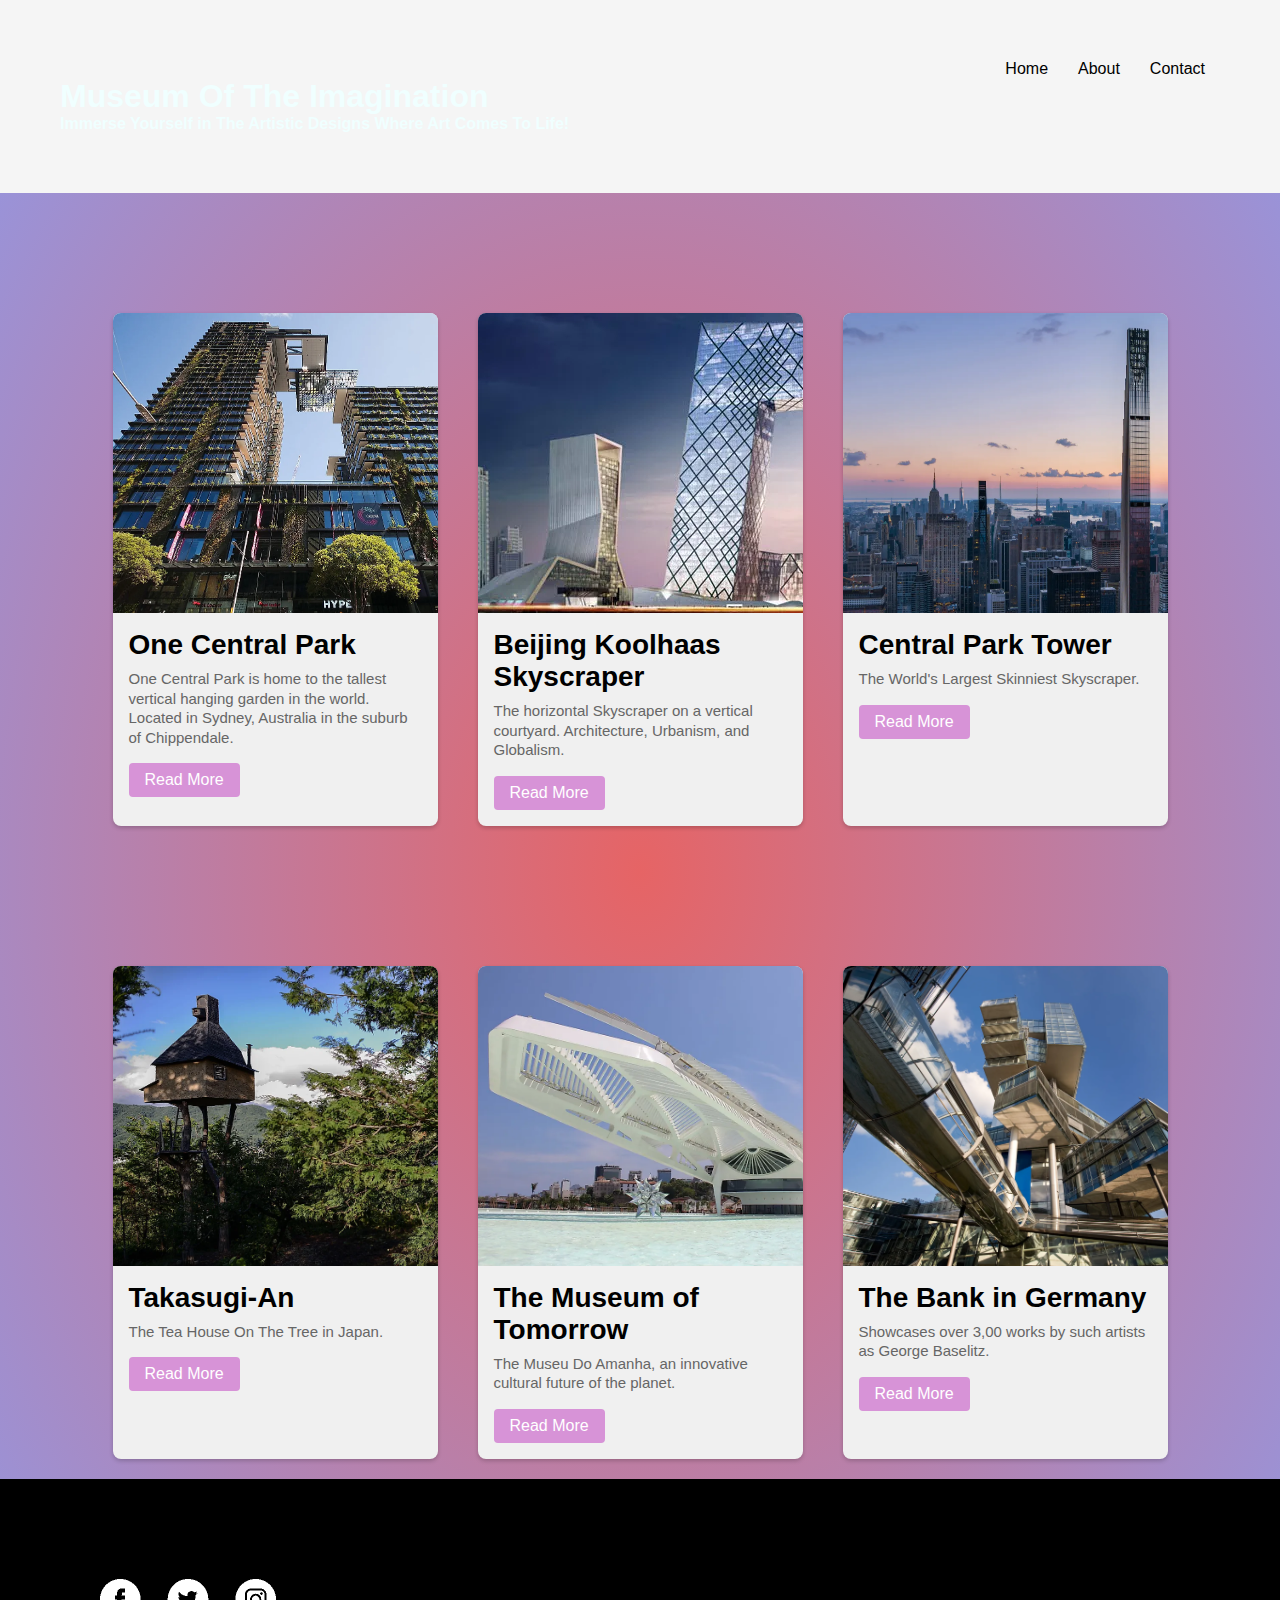
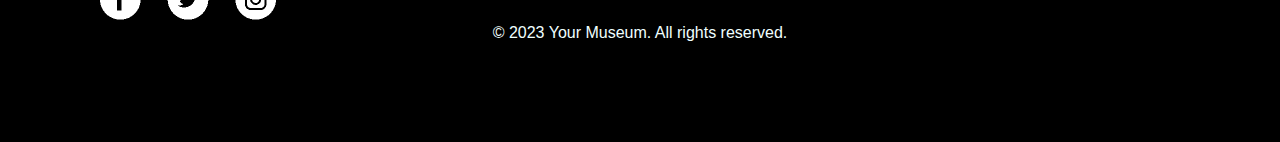
<file: Index.html>
<!-- @format -->

<!DOCTYPE html>
<html lang="en">

<head>
  <meta charset="UTF-8" />
  <meta name="viewport" content="width=device-width, initial-scale=1.0" />
  <title>Your Page Title</title>
  <link rel="stylesheet" type="text/css" href="styles.css" />
</head>

<body>
  <header class="header">
    <main>
      <nav class="navbar">
      <div class="logo">
      </div>
      <ul class="nav-links">
        <li><a href="#">Home</a></li>
        <li><a href="#">About</a></li>
        <li><a href="#">Contact</a></li>
      </ul>
    </nav>
    </main>
    <h1 style="color: azure;">Museum Of The Imagination</h1>
    <p style="color: azure; font-weight: bold;">Immerse Yourself in The Artistic Designs Where Art Comes To Life!</p>
  </header>



  <!-- === CARDS === -->
  <div class="card-container">
    <div class="card">
      <img src="images/defies-gravity.jpg" />
      <div class="card-content">
        <h3>One Central Park</h3>
        <p>One Central Park is home to the tallest vertical hanging garden in the world. Located in Sydney, Australia in
          the suburb of Chippendale.</p>
        <a href="" class="btn">Read More</a>
      </div>
    </div>

    <div class="card">
      <img src="images/beijings-koolhaas-skyscraper.jpg" />
      <div class="card-content">
        <h3>Beijing Koolhaas Skyscraper</h3>
        <p>The horizontal Skyscraper on a vertical courtyard. Architecture, Urbanism, and Globalism.</p>
        <a href="" class="btn">Read More</a>
      </div>
    </div>

    <div class="card">
      <img src="images/New.webp" />
      <div class="card-content">
        <h3>Central Park Tower</h3>
        <p>The World's Largest Skinniest Skyscraper.</p>
        <a href="" class="btn">Read More</a>
      </div>
    </div>
  </div>

  <!--SECOND CONTAINER OF IMAGES-->
  <div class="card-container">
    <div class="card">
      <img src="images/akasugi-An.webp" />
      <div class="card-content">
        <h3>Takasugi-An</h3>
        <p>The Tea House On The Tree in Japan.</p>
        <a href="" class="btn">Read More</a>
      </div>
    </div>

    <div class="card">
      <img src="images/museum-of-tomorrow.jpg" />
      <div class="card-content">
        <h3>The Museum of Tomorrow</h3>
        <p>The Museu Do Amanha, an innovative cultural future of the planet.</p>
        <a href="" class="btn">Read More</a>
      </div>
    </div>

    <div class="card">
      <img src="images/Germany-Bank-art-collection.jpg" />
      <div class="card-content">
        <h3>The Bank in Germany</h3>
        <p>Showcases over 3,00 works by such artists as George Baselitz.</p>
        <a href="" class="btn">Read More</a>
      </div>
    </div>
  </div>

  <footer class="footer">
    <section>
      <div class="container">
        <div class="social-media">
          <img src="images/social-media.jpg" alt="Social Media"></a>
        </div>
        <p style="color: azure; text-align: center;;">&copy; 2023 Your Museum. All rights reserved.</p>
      </div>
    </section>
  </footer>

  <!-- Bootstrap JS and Popper.js scripts (required for Bootstrap components) -->
  <script src="https://code.jquery.com/jquery-3.3.1.slim.min.js"></script>
  <script src="https://cdnjs.cloudflare.com/ajax/libs/popper.js/1.14.7/umd/popper.min.js"></script>
  <script src="https://stackpath.bootstrapcdn.com/bootstrap/4.3.1/js/bootstrap.min.js"></script>
</body>

</html>
</file>
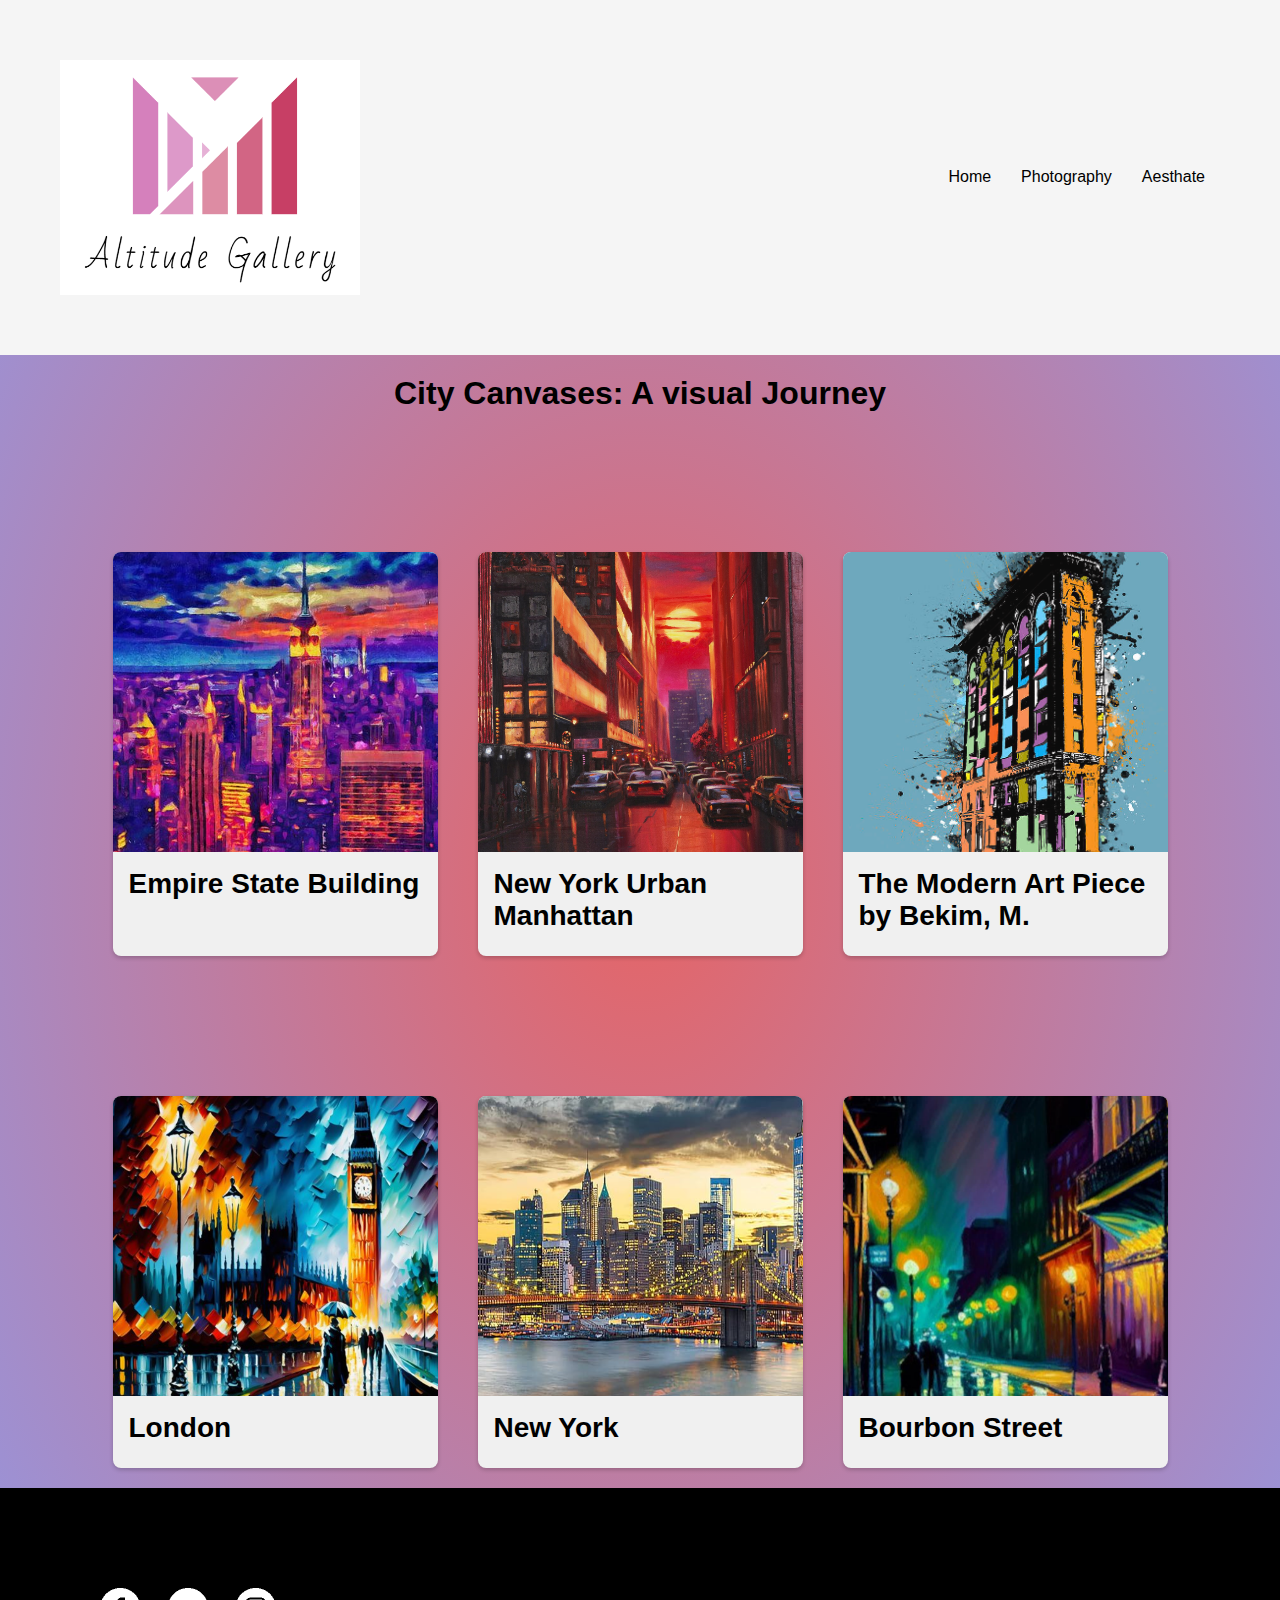
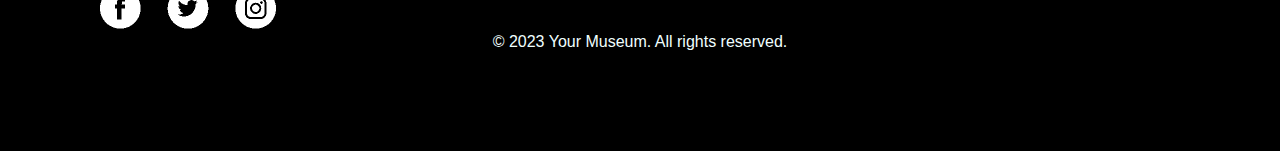
<file: Aesthate.html>
<!DOCTYPE html>
<html lang="en">

<head>
    <meta charset="UTF-8">
    <meta name="viewport" content="width=device-width, initial-scale=1.0">
    <link rel="stylesheet" type="text/css" href="styles.css" />
    <title>Altitude Gallery</title>
</head>

<body>
    <header class="header">
        <nav class="navbar">
            <div class="logo">
                <a href="index.html"><img src="images/MyLogo.png" alt="Your Museum Logo"></a>
            </div>
            <ul class="nav-links">
                <li><a href="index.html">Home</a></li>
                <li><a href="photography.html">Photography</a></li>
                <li><a href="Aesthate.html">Aesthate</a></li>
            </ul>
        </nav>
    </header>

    <div class="section-two">
        <h1 style="padding: 20px; text-align: center;">City Canvases: A visual Journey</h1>
        <!-- === CARDS === -->
        <div class="card-container">
            <div class="card">
                <img src="images/empire.png" />
                <div class="card-content">
                    <h3>Empire State Building</h3>
                </div>
            </div>

            <div class="card">
                <img src="images/New-york=UrbanArtManhattan.png" />
                <div class="card-content">
                    <h3>New York Urban Manhattan</h3>
                </div>
            </div>

            <div class="card">
                <img src="images/Bekim.M.png" />
                <div class="card-content">
                    <h3>The Modern Art Piece by Bekim, M.</h3>
                </div>
            </div>
        </div>

        <!--SECOND CONTAINER OF IMAGES-->
        <div class="card-container">
            <div class="card">
                <img src="images/city-of-london.png" />
                <div class="card-content">
                    <h3>London</h3>
                </div>
            </div>

            <div class="card">
                <img src="images/new-york-scenic.png" />
                <div class="card-content">
                    <h3>New York</h3>
                </div>
            </div>

            <div class="card">
                <img src="images/bourbon-street.png" />
                <div class="card-content">
                    <h3>Bourbon Street</h3>
                </div>
            </div>
        </div>
    </div>

    <!-- === FOOTER === -->
    <footer class="footer">
        <section>
            <div class="container">
                <div class="social-media">
                    <img src="images/social-media.jpg" alt="Social Media"></a>
                </div>
                <p style="color: azure; text-align: center;;">&copy; 2023 Your Museum. All rights reserved.</p>
            </div>
        </section>
    </footer>
</body>

</html>
</file>
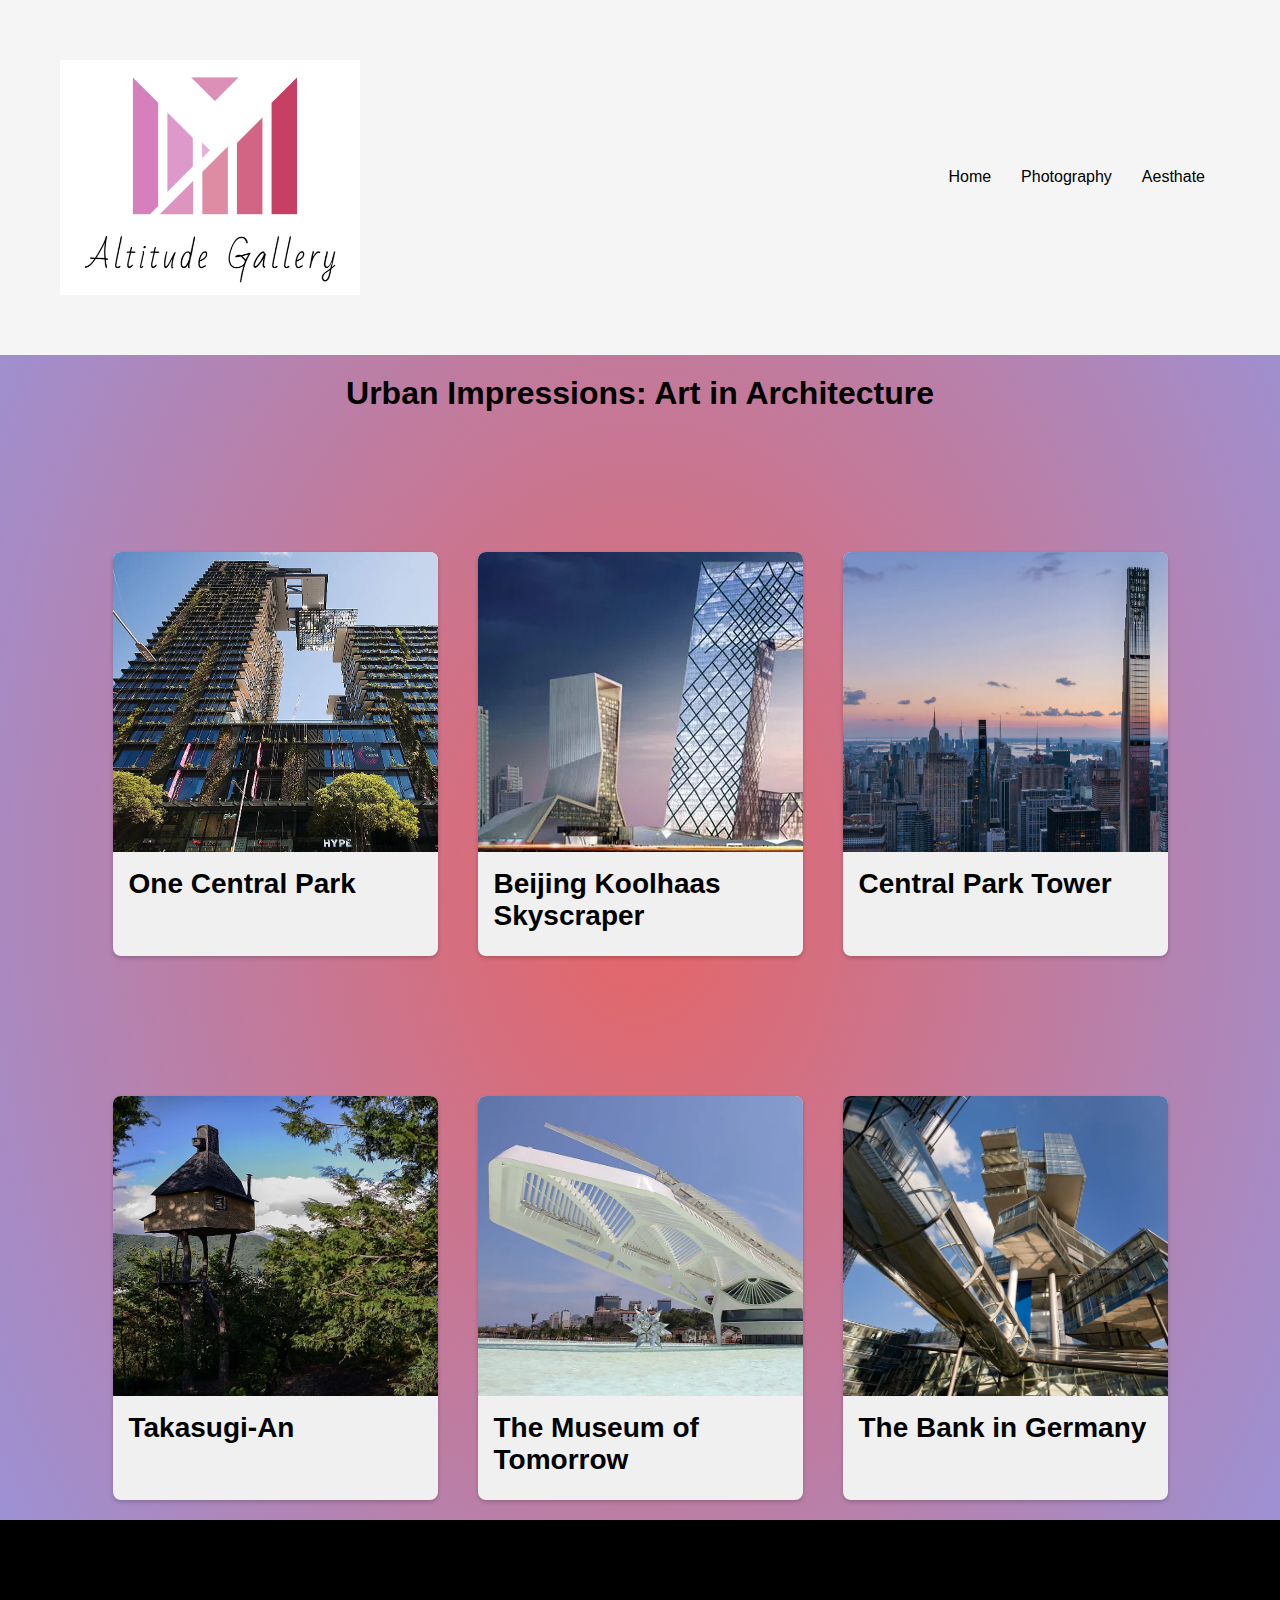
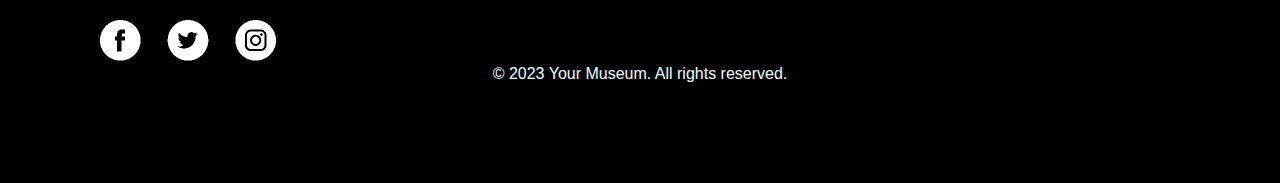
<file: photography.html>
<!-- @format -->

<!DOCTYPE html>
<html lang="en">

<head>
  <meta charset="UTF-8" />
  <meta name="viewport" content="width=device-width, initial-scale=1.0" />
  <title>Altitude Gallery</title>
  <link rel="stylesheet" type="text/css" href="styles.css" />
  <link rel="stylesheet" href="https://cdnjs.cloudflare.com/ajax/libs/font-awesome/5.15.4/css/all.min.css"
    integrity="sha512-xrPqJajCqweA4rL9+5zAHxQxDqcYl25k9bCj4dBQbr4Kl3Nq3pYYaZVRDSR42lW5QylD3R8P0FlkIo7VZ/wrVA=="
    crossorigin="anonymous" />
</head>

<body>
<header class="header">
    <nav class="navbar">
      <div class="logo">
        <a href="index.html"><img src="images//MyLogo.png" alt="Your Museum Logo"></a>
      </div>
      <ul class="nav-links">
        <li><a href="index.html">Home</a></li>
        <li><a href="photography.html">Photography</a></li>
        <li><a href="Aesthate.html">Aesthate</a></li>
      </ul>
    </nav>
  </header>


<div class="section-two">
  <h1 style="padding: 20px; text-align: center;">Urban Impressions: Art in Architecture</h1>
  <!-- === CARDS === -->
  <div class="card-container">
    <div class="card">
      <img src="images/defies-gravity.jpg" />
      <div class="card-content">
        <h3>One Central Park</h3>
      </div>
    </div>

    <div class="card">
      <img src="images/beijings-koolhaas-skyscraper.jpg" />
      <div class="card-content">
        <h3>Beijing Koolhaas Skyscraper</h3>
      </div>
    </div>

    <div class="card">
      <img src="images/New.webp" />
      <div class="card-content">
        <h3>Central Park Tower</h3>
      </div>
    </div>
  </div>

  <!--SECOND CONTAINER OF IMAGES-->
  <div class="card-container">
    <div class="card">
      <img src="images/akasugi-An.webp" />
      <div class="card-content">
        <h3>Takasugi-An</h3>
      </div>
    </div>

    <div class="card">
      <img src="images/museum-of-tomorrow.jpg" />
      <div class="card-content">
        <h3>The Museum of Tomorrow</h3>
      </div>
    </div>

    <div class="card">
      <img src="images/Germany-Bank-art-collection.jpg" />
      <div class="card-content">
        <h3>The Bank in Germany</h3>
      </div>
    </div>
  </div>
</div>

  <!-- === FOOTER === -->
  <footer class="footer">
    <section>
      <div class="container">
        <div class="social-media">
          <img src="images/social-media.jpg" alt="Social Media"></a>
        </div>
        <p style="color: azure; text-align: center;;">&copy; 2023 Your Museum. All rights reserved.</p>
      </div>
    </section>
  </footer>

  <!-- Bootstrap JS and Popper.js scripts (required for Bootstrap components) -->
  <script src="https://code.jquery.com/jquery-3.3.1.slim.min.js"></script>
  <script src="https://cdnjs.cloudflare.com/ajax/libs/popper.js/1.14.7/umd/popper.min.js"></script>
  <script src="https://stackpath.bootstrapcdn.com/bootstrap/4.3.1/js/bootstrap.min.js"></script>

  <script>
    // JavaScript to handle carousel sliding
    let currentIndex = 0;
    const totalSlides = document.querySelectorAll('.carousel-item').length;

    function nextSlide() {
      if (currentIndex < totalSlides - 1) {
        currentIndex++;
      } else {
        currentIndex = 0;
      }
      updateCarousel();
    }

    function updateCarousel() {
      const carousel = document.getElementById('artCarousel');
      const transformValue = -currentIndex * 100 + '%';
      carousel.style.transform = `translateX(${transformValue})`;
    }

    // Change slide every 3 seconds (adjust as needed)
    setInterval(nextSlide, 3000);
  </script>
</body>
</html>
</file>
<file: styles.css>
/** @format */

body {
  /*background-image: url(images/futuristic-skyline.jpg);*/
  background: radial-gradient(#e66465, #9198e5);
  background-size: cover;
  background-repeat: no-repeat;
  background-position: center;
}

.section {
      height: 600px;
      display: flex;
      align-items: center;
      justify-content: space-around;
}

.section img {
      max-height: 100%; /* Ensure the image doesn't exceed the height of the section */
      margin-right: 20px; /* Adjust the margin as needed */
    }

    .text {
      max-width: 50%; /* Adjust the maximum width of the text */
    }

/* NAVBAR STARTS */
.header {
  background-color: #333;
  color: #fff;
  padding: 15px;
}

.navbar {
  display: flex;
  justify-content: space-between;
  align-items: center;
}

.logo img {
  width: 100px; /* Adjust the width as needed */
  height: auto;
}

.nav-links {
  list-style: none;
  display: flex;
}

.nav-links li {
  margin: 0 15px;
}

.nav-links a {
  text-decoration: none;
  color: #fff;
}
/*NAVBAR ENDS */

* {
  margin: 0px;
  padding: 0px;
  box-sizing: border-box;
  font-family: sans-serif;
}

h1 {
  color: black;
}

.logo img {
  width: 300px;
  height: auto;
  display: block;
  margin-right: 20px;
}

.navbar {
  display: flex;
  justify-content: space-between;
  align-items: center;
}

.nav-links {
  list-style: none;
  display: flex;
  margin: 0;
  padding: 0;
}

.nav-links li {
  margin: 0 15px;
}

.nav-links {
  text-decoration: none;
  font-family: sans-serif;
  color: azure;
}

.navbar .nav-links a {
  color: black;
}



/* ==== CARD DESIGN === */
.card-container {
  display: flex;
  justify-content: center;
  flex-wrap: wrap;
  margin-top: 100px;
}

.card {
  width: 325px;
  background-color: #f0f0f0;
  border-radius: 8px;
  overflow: hidden;
  box-shadow: 0px 2px 4px rgba(0, 0, 0, 0.2);
  margin: 20px;
}

.card img {
  width: 400px;
  height: 300px;
  object-fit: cover;
  display: block;
  margin: 0 auto;
}

.card-content {
  padding: 16px;
}

.card-content h3 {
  font-size: 28px;
  margin-bottom: 8px;
}

.card-content p {
  color: #666;
  font-size: 15px;
  line-height: 1.3;
}

.card-content .btn {
  display: inline-block;
  padding: 8px 16px;
  background-color: rgb(215, 147, 215);
  text-decoration: none;
  border-radius: 4px;
  margin-top: 16px;
  color: #fff;
}

.header {
  background-color: whitesmoke;
  padding: 60px;
}

.footer {
  background-color: #000000;
  padding: 100px;
}
</file>
